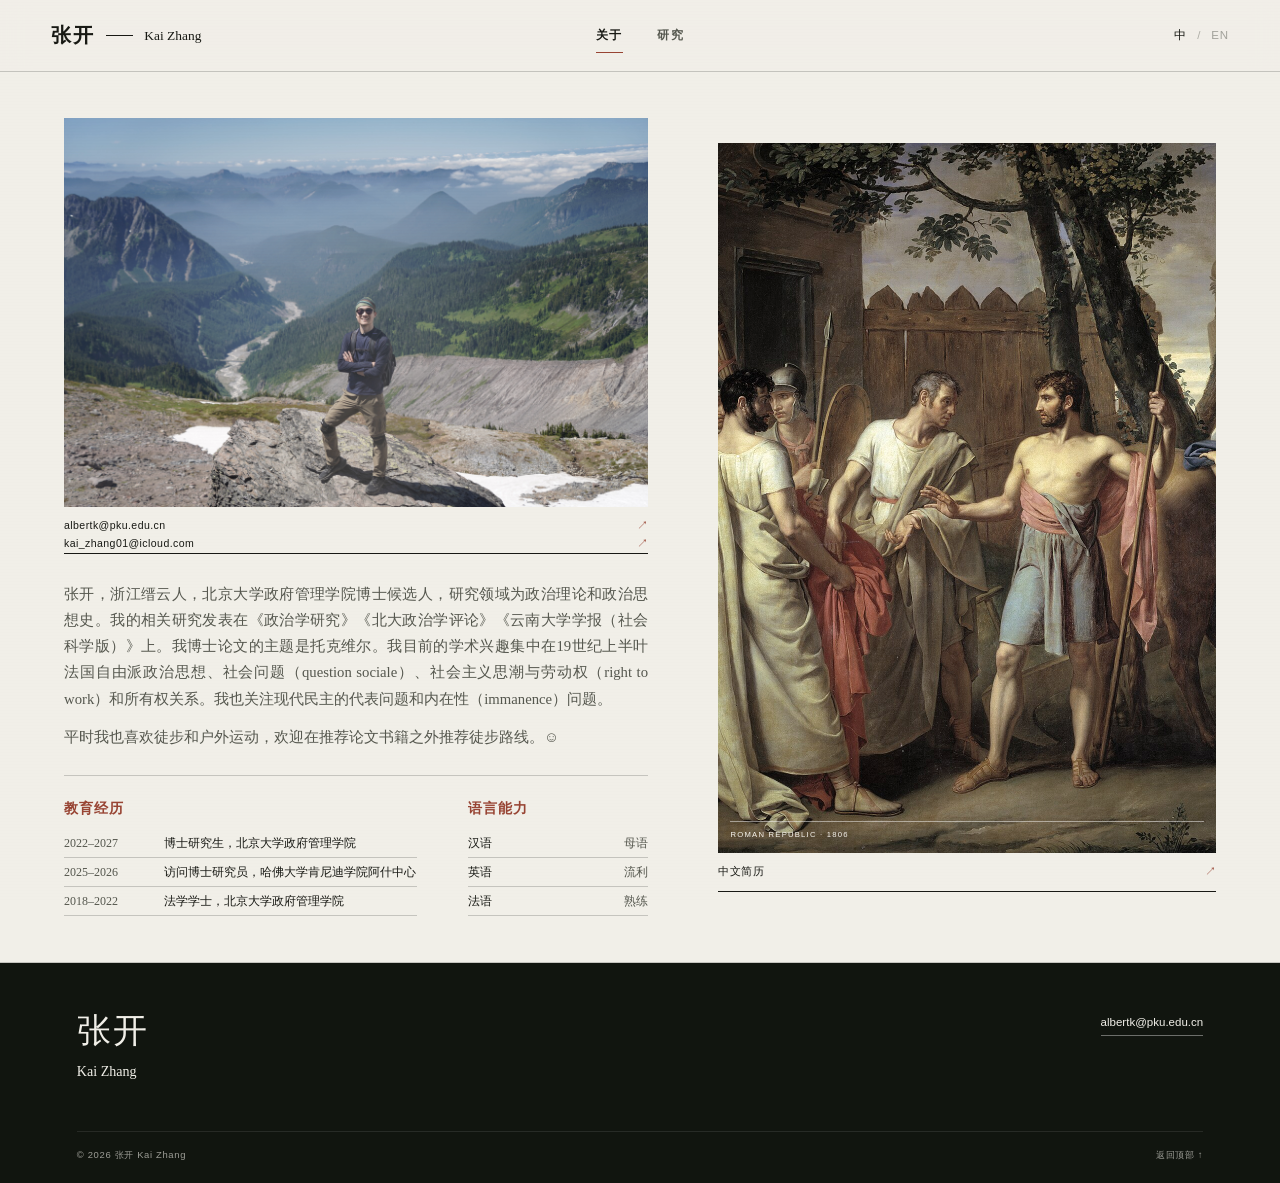
<file: index.html>
<!DOCTYPE html>
<html lang="zh-CN" data-language="zh">
<head>
  <meta charset="UTF-8" />
  <meta name="viewport" content="width=device-width, initial-scale=1.0" />

  <!-- 浏览器和 Google 搜索结果中的标题：请保持这一行 -->
  <title>张开 Kai Zhang</title>

  <!-- 可修改为你希望 Google 展示的网站简介 -->
  <meta
    name="description"
    content="张开，北京大学政府管理学院博士候选人，博士论文的主题是托克维尔。Kai Zhang, Ph.D. candidate at the School of Government, Peking University."
  />
  <meta name="author" content="张开 Kai Zhang" />
  <meta name="robots" content="index, follow" />
  <link rel="stylesheet" href="styles.css?v=20260908-1" />
</head>

<body>
  <a class="skip-link" href="#main">
    <span class="lang zh">跳至正文</span>
    <span class="lang en">Skip to main content</span>
  </a>

  <!-- 顶部导航：如果要增加页面，请在所有 HTML 文件中同步修改 -->
  <header class="site-header" id="top">
    <a class="wordmark" href="index.html" aria-label="Home">
      <span class="wordmark-cn">张开</span>
      <span class="wordmark-rule" aria-hidden="true"></span>
      <span class="wordmark-en">Kai Zhang</span>
    </a>

    <button class="menu-button" type="button" aria-expanded="false" aria-controls="main-navigation">
      <span class="lang zh">目录</span>
      <span class="lang en">Menu</span>
      <i aria-hidden="true"></i>
    </button>

    <nav class="main-nav" id="main-navigation" aria-label="Primary navigation">
      <a class="is-active" href="index.html">
        <span class="lang zh">关于</span><span class="lang en">About</span>
      </a>
      <a href="research.html">
        <span class="lang zh">研究</span><span class="lang en">Research</span>
      </a>
    </nav>

    <button class="language-button" type="button" aria-label="Switch language">
      <span class="language-choice is-current" data-choice="zh">中</span>
      <i aria-hidden="true">/</i>
      <span class="language-choice" data-choice="en">EN</span>
    </button>
  </header>

  <main id="main">
    <section class="home-page">
      <div class="home-about">

        <!-- 横向个人照片：使用网站根目录中的 3:2 portrait.jpg -->
        <figure class="home-portrait">
          <div class="home-image-frame portrait-image">
            <div class="portrait-placeholder" aria-hidden="true">
              <span>PHOTO</span>
              <small>FORTHCOMING</small>
            </div>
            <img
              src="portrait.jpg"
              alt="张开在山中 / Kai Zhang in the mountains"
              onerror="this.style.display='none'"
            />
          </div>
          <figcaption>
            <!-- 修改邮箱：同时修改 href 中 mailto: 后的地址和显示文字 -->
            <a href="mailto:albertk@pku.edu.cn">
              albertk@pku.edu.cn <span aria-hidden="true">↗</span>
              <a href="mailto:kai_zhang01@icloud.com">
              kai_zhang01@icloud.com <span aria-hidden="true">↗</span>
            </a>
          </figcaption>
        </figure>

        <!-- 个人介绍：中文和英文分别修改 -->
        <div class="home-about-copy">
          <div class="lang zh">
            <p>
              张开，浙江缙云人，北京大学政府管理学院博士候选人，研究领域为政治理论和政治思想史。我的相关研究发表在《政治学研究》《北大政治学评论》《云南大学学报（社会科学版）》上。我博士论文的主题是托克维尔。我目前的学术兴趣集中在19世纪上半叶法国自由派政治思想、社会问题（question sociale）、社会主义思潮与劳动权（right to work）和所有权关系。我也关注现代民主的代表问题和内在性（immanence）问题。
            </p>
            <p>
              平时我也喜欢徒步和户外运动，欢迎在推荐论文书籍之外推荐徒步路线。☺
            </p>
          </div>

          <div class="lang en">
            <p>
              Kai Zhang is a Ph.D. candidate at the School of Government, Peking University and was a visiting Ph.D. fellow at the Ash Center, Harvard Kennedy School. His research interests lie in political theory and the history of political thought. His doctoral dissertation examines Alexis de Tocqueville's political thought. He is also interested in  French liberal and socliasit thoughts as well as their engagement with the social question and debates over the right to work in the first half of the 19th century. His work also explores the problem of immanence in modern democracy. 
            </p>
            <p>
              Kai also enjoys hiking and outdoor sports.
            </p>
          </div>
        </div>

        <div class="home-details">
          <!-- 教育经历：复制一个 li 就能增加一项 -->
          <section>
            <h2><span class="lang zh">教育经历</span><span class="lang en">Education</span></h2>
            <ol class="compact-list">
              <li>
                <time>2022–2027</time>
                <p class="lang zh">博士研究生，北京大学政府管理学院</p>
                <p class="lang en">Ph.D. Student, School of Government, Peking University</p>
              </li>
              <li>
                <time>2025–2026</time>
                <p class="lang zh">访问博士研究员，哈佛大学肯尼迪学院阿什中心</p>
                <p class="lang en">Ph.D. Student Fellow, Ash Center, Harvard Kennedy School</p>
              </li>
              <li>
                <time>2018–2022</time>
                <p class="lang zh">法学学士，北京大学政府管理学院</p>
                <p class="lang en">B.A. in Politics and Public Administration, Peking University</p>
              </li>
            </ol>
          </section>

          <!-- 语言能力 -->
          <section>
            <h2><span class="lang zh">语言能力</span><span class="lang en">Languages</span></h2>
            <ul class="compact-language-list lang zh">
              <li><span>汉语</span><span class="language-level">母语</span></li>
              <li><span>英语</span><span class="language-level">流利</span></li>
              <li><span>法语</span><span class="language-level">熟练</span></li>
            </ul>
            <ul class="compact-language-list lang en">
              <li><span>Chinese</span><span class="language-level">Native</span></li>
              <li><span>English</span><span class="language-level">Fluent</span></li>
              <li><span>French</span><span class="language-level">Proficient</span></li>
            </ul>
          </section>
        </div>
      </div>

      <!-- 罗马油画：替换图片时保持文件名，或者修改下面的 src -->
      <figure class="home-roman">
        <div class="home-image-frame roman-image">
          <img
            src="images/cincinnatus-rome.jpg"
            alt="Cincinnatus Abandons the Plough to Dictate Laws to Rome"
          />
          <span class="image-label">ROMAN REPUBLIC · 1806</span>
        </div>
        <figcaption>
          <!-- 中文和英文页面分别链接各自的 CV -->
          <div class="lang zh">
            <a href="Kai-Zhang-CV-ZH.pdf" target="_blank" rel="noopener noreferrer">
              中文简历 <span aria-hidden="true">↗</span>
            </a>
          </div>
          <div class="lang en">
            <a href="CV%20Kai%20Zhang%20EN.pdf" target="_blank" rel="noopener noreferrer">
              Curriculum Vitae <span aria-hidden="true">↗</span>
            </a>
          </div>
        </figcaption>
      </figure>
    </section>
  </main>

  <footer class="site-footer">
    <div class="footer-identity">
      <span>张开</span>
      <p>Kai Zhang</p>
    </div>
    <a class="footer-email" href="mailto:albertk@pku.edu.cn">albertk@pku.edu.cn</a>
    <div class="footer-bottom">
      <p>© <span class="current-year"></span> 张开 Kai Zhang</p>
      <a href="#top"><span class="lang zh">返回顶部</span><span class="lang en">Back to top</span> ↑</a>
    </div>
  </footer>

  <script src="script.js?v=20260908-1"></script>
</body>
</html>
</file>
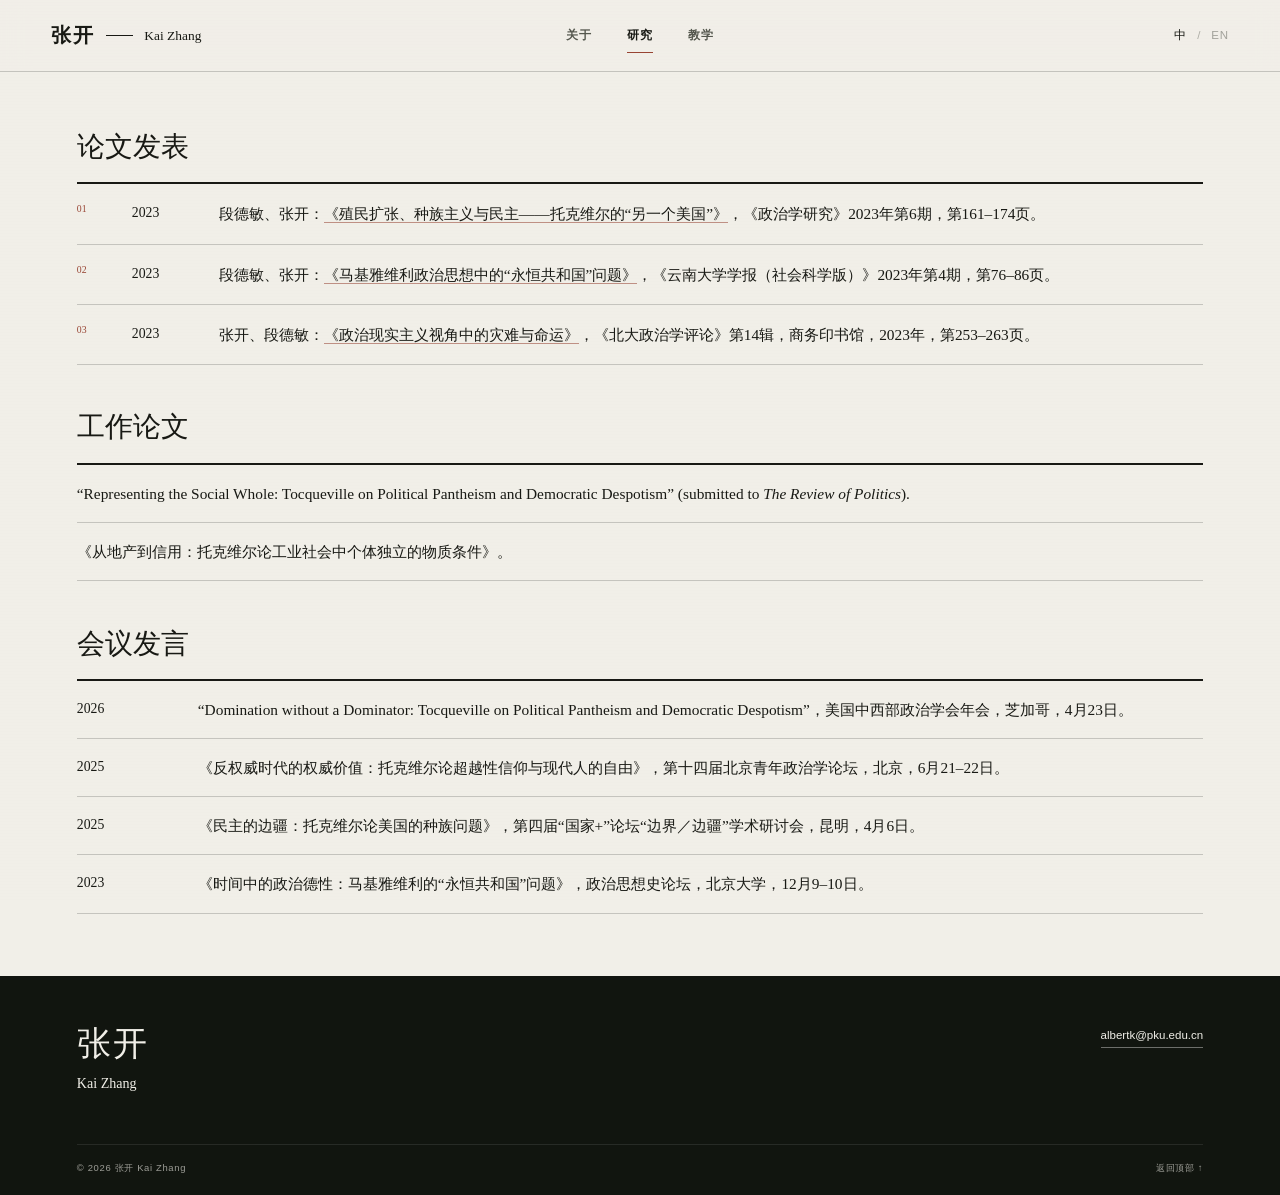
<file: research.html>
<!DOCTYPE html>
<html lang="zh-CN" data-language="zh">
<head>
  <meta charset="UTF-8" />
  <meta name="viewport" content="width=device-width, initial-scale=1.0" />
  <title>张开 Kai Zhang</title>
  <meta name="description" content="张开的论文发表与会议发言。Publications and conference presentations by Kai Zhang." />
  <meta name="author" content="张开 Kai Zhang" />
  <meta name="robots" content="index, follow" />
  <link rel="stylesheet" href="styles.css?v=20260908-1" />
</head>

<body>
  <a class="skip-link" href="#main">
    <span class="lang zh">跳至正文</span>
    <span class="lang en">Skip to main content</span>
  </a>

  <header class="site-header" id="top">
    <a class="wordmark" href="index.html" aria-label="Home">
      <span class="wordmark-cn">张开</span>
      <span class="wordmark-rule" aria-hidden="true"></span>
      <span class="wordmark-en">Kai Zhang</span>
    </a>

    <button class="menu-button" type="button" aria-expanded="false" aria-controls="main-navigation">
      <span class="lang zh">目录</span>
      <span class="lang en">Menu</span>
      <i aria-hidden="true"></i>
    </button>

    <nav class="main-nav" id="main-navigation" aria-label="Primary navigation">
      <a href="index.html"><span class="lang zh">关于</span><span class="lang en">About</span></a>
      <a class="is-active" href="research.html"><span class="lang zh">研究</span><span class="lang en">Research</span></a>
      <a href="teaching.html"><span class="lang zh">教学</span><span class="lang en">Teaching</span></a>
    </nav>

    <button class="language-button" type="button" aria-label="Switch language">
      <span class="language-choice is-current" data-choice="zh">中</span>
      <i aria-hidden="true">/</i>
      <span class="language-choice" data-choice="en">EN</span>
    </button>
  </header>

  <main id="main">
    <div class="content-page research-page">
      <section class="research-list-section">
        <header class="list-heading">
          <h2><span class="lang zh">论文发表</span><span class="lang en">Publications</span></h2>
        </header>

        <!-- 中文刊名按中文规范使用书名号、正体；英文刊名使用 cite，显示为斜体。 -->
        <ol class="publication-list">
          <li>
            <span class="entry-index">01</span>
            <time>2023</time>
            <p class="lang zh">
              段德敏、张开：<a href="tocqueville-another-america.pdf" target="_blank" rel="noopener noreferrer">《殖民扩张、种族主义与民主——托克维尔的“另一个美国”》</a>，<cite class="journal-title journal-title-zh">《政治学研究》</cite>2023年第6期，第161–174页。
            </p>
            <p class="lang en">
              Demin Duan and Kai Zhang, <a href="tocqueville-another-america.pdf" target="_blank" rel="noopener noreferrer">“Colonial Expansion, Racism, and Democracy: Tocqueville’s ‘Another America’”</a>, <cite class="journal-title">CASS Journal of Political Science</cite>, no. 6 (2023): 161–174.
            </p>
          </li>
          <li>
            <span class="entry-index">02</span>
            <time>2023</time>
            <p class="lang zh">
              段德敏、张开：<a href="machiavelli-perpetual-republic.pdf" target="_blank" rel="noopener noreferrer">《马基雅维利政治思想中的“永恒共和国”问题》</a>，<cite class="journal-title journal-title-zh">《云南大学学报（社会科学版）》</cite>2023年第4期，第76–86页。
            </p>
            <p class="lang en">
              Demin Duan and Kai Zhang, <a href="machiavelli-perpetual-republic.pdf" target="_blank" rel="noopener noreferrer">“The Problem of the ‘Perpetual Republic’ in Machiavelli’s Political Thought”</a>, <cite class="journal-title">Journal of Yunnan University (Social Sciences Edition)</cite>, no. 4 (2023): 76–86.
            </p>
          </li>
          <li>
            <span class="entry-index">03</span>
            <time>2023</time>
            <p class="lang zh">
              张开、段德敏：<a href="political-realism-disaster-fortune.pdf" target="_blank" rel="noopener noreferrer">《政治现实主义视角中的灾难与命运》</a>，<cite class="journal-title journal-title-zh">《北大政治学评论》</cite>第14辑，商务印书馆，2023年，第253–263页。
            </p>
            <p class="lang en">
              Kai Zhang and Demin Duan, <a href="political-realism-disaster-fortune.pdf" target="_blank" rel="noopener noreferrer">“Disaster and Fortune from the Perspective of Political Realism: On Allison McQueen’s Political Realism in Apocalyptic Times”</a>, <cite class="journal-title">Peking University Political Science Review</cite>, vol. 14 (2023): 253–263.
            </p>
          </li>
        </ol>
      </section>

      <section class="research-list-section">
        <header class="list-heading">
          <h2><span class="lang zh">工作论文</span><span class="lang en">Working Papers</span></h2>
        </header>

        <ol class="conference-list working-paper-list">
          <li>
            <p class="lang zh">“Representing the Social Whole: Tocqueville on Political Pantheism and Democratic Despotism” (submitted to <cite class="journal-title">The Review of Politics</cite>).</p>
            <p class="lang en">“Representing the Social Whole: Tocqueville on Political Pantheism and Democratic Despotism” (submitted to <cite class="journal-title">The Review of Politics</cite>).</p>
          </li>
          <li>
            <p class="lang zh">《从地产到信用：托克维尔论工业社会中个体独立的物质条件》。</p>
            <p class="lang en">“From Property to Credit: Tocqueville on the Material Conditions of Individual Independence.”</p>
          </li>
        </ol>
      </section>

      <section class="research-list-section">
        <header class="list-heading">
          <h2><span class="lang zh">会议发言</span><span class="lang en">Conference Presentations</span></h2>
        </header>

        <!-- 会议发言：复制一个 li 即可增加 -->
        <ol class="conference-list">
          <li>
            <time>2026</time>
            <p class="lang zh">“Domination without a Dominator: Tocqueville on Political Pantheism and Democratic Despotism”，美国中西部政治学会年会，芝加哥，4月23日。</p>
            <p class="lang en">“Domination without a Dominator: Tocqueville on Political Pantheism and Democratic Despotism,” Annual Conference of the Midwest Political Science Association, Chicago, April 23.</p>
          </li>
          <li>
            <time>2025</time>
            <p class="lang zh">《反权威时代的权威价值：托克维尔论超越性信仰与现代人的自由》，第十四届北京青年政治学论坛，北京，6月21–22日。</p>
            <p class="lang en">“The Value of Authority in an Anti-Authoritarian Age: Tocqueville on Transcendent Faith and the Freedom of Moderns,” 14th Beijing Youth Forum of Political Science, Beijing, June 21–22.</p>
          </li>
          <li>
            <time>2025</time>
            <p class="lang zh">《民主的边疆：托克维尔论美国的种族问题》，第四届“国家+”论坛“边界／边疆”学术研讨会，昆明，4月6日。</p>
            <p class="lang en">“The Frontier of Democracy: Tocqueville on the Problem of Race in America,” Fourth “State+” Forum on Boundary / Frontier, Kunming, April 6.</p>
          </li>
          <li>
            <time>2023</time>
            <p class="lang zh">《时间中的政治德性：马基雅维利的“永恒共和国”问题》，政治思想史论坛，北京大学，12月9–10日。</p>
            <p class="lang en">“Political Virtues in Time: Machiavelli on the ‘Perpetual Republic’,” Forum on the History of Political Thought, Peking University, December 9–10.</p>
          </li>
        </ol>
      </section>
    </div>
  </main>

  <footer class="site-footer">
    <div class="footer-identity"><span>张开</span><p>Kai Zhang</p></div>
    <a class="footer-email" href="mailto:albertk@pku.edu.cn">albertk@pku.edu.cn</a>
    <div class="footer-bottom">
      <p>© <span class="current-year"></span> 张开 Kai Zhang</p>
      <a href="#top"><span class="lang zh">返回顶部</span><span class="lang en">Back to top</span> ↑</a>
    </div>
  </footer>

  <script src="script.js?v=20260908-1"></script>
</body>
</html>
</file>
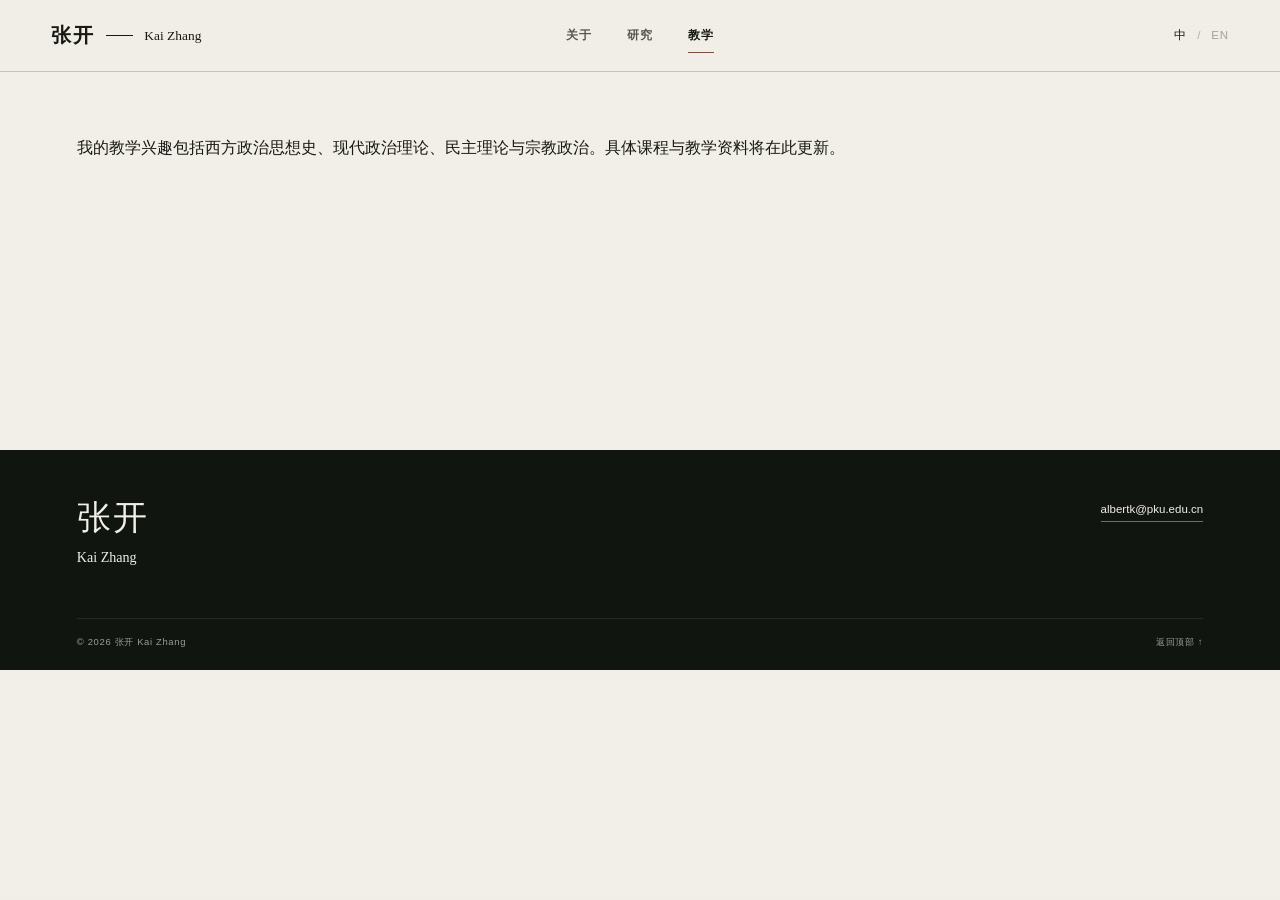
<file: teaching.html>
<!DOCTYPE html>
<html lang="zh-CN" data-language="zh">
<head>
  <meta charset="UTF-8" />
  <meta name="viewport" content="width=device-width, initial-scale=1.0" />
  <meta name="description" content="张开 Kai Zhang 的教学页面。" />

  <!-- 浏览器标签页和 Google 搜索结果标题：请保留这个顺序 -->
  <title>张开 Kai Zhang</title>

  <link rel="stylesheet" href="styles.css?v=20260908-1" />
</head>
<body>
  <a class="skip-link" href="#main">
    <span class="lang zh">跳至正文</span>
    <span class="lang en">Skip to main content</span>
  </a>

  <header class="site-header" id="top">
    <a class="wordmark" href="index.html" aria-label="Home">
      <span class="wordmark-cn">张开</span>
      <span class="wordmark-rule" aria-hidden="true"></span>
      <span class="wordmark-en">Kai Zhang</span>
    </a>

    <button class="menu-button" type="button" aria-expanded="false" aria-controls="main-navigation">
      <span class="lang zh">目录</span>
      <span class="lang en">Menu</span>
      <i aria-hidden="true"></i>
    </button>

    <nav class="main-nav" id="main-navigation" aria-label="Primary navigation">
      <a href="index.html">
        <span class="lang zh">关于</span><span class="lang en">About</span>
      </a>
      <a href="research.html">
        <span class="lang zh">研究</span><span class="lang en">Research</span>
      </a>
      <a class="is-active" href="teaching.html" aria-current="page">
        <span class="lang zh">教学</span><span class="lang en">Teaching</span>
      </a>
    </nav>

    <button class="language-button" type="button" aria-label="Switch language">
      <span class="language-choice is-current" data-choice="zh">中</span>
      <i aria-hidden="true">/</i>
      <span class="language-choice" data-choice="en">EN</span>
    </button>
  </header>

  <main id="main">
    <section class="content-page simple-page">
      <!--
        修改教学介绍：
        直接替换下面两个段落中的文字即可。
        第一个是中文版，第二个是英文版。
      -->
      <p class="simple-page-text lang zh">
        我的教学兴趣包括西方政治思想史、现代政治理论、民主理论与宗教政治。具体课程与教学资料将在此更新。
      </p>
      <p class="simple-page-text lang en">
        My teaching interests include the history of Western political thought, modern political theory,
        democratic theory, and politics and religion. Information about courses and teaching materials will
        be updated here.
      </p>
    </section>
  </main>

  <footer class="site-footer">
    <div class="footer-identity">
      <span>张开</span>
      <p>Kai Zhang</p>
    </div>
    <a class="footer-email" href="mailto:albertk@pku.edu.cn">albertk@pku.edu.cn</a>
    <div class="footer-bottom">
      <p>© <span class="current-year"></span> 张开 Kai Zhang</p>
      <a href="#top"><span class="lang zh">返回顶部</span><span class="lang en">Back to top</span> ↑</a>
    </div>
  </footer>

  <script src="script.js?v=20260908-1"></script>
</body>
</html>
</file>
<file: styles.css>
/*
张开 Kai Zhang 个人网站
=================

这是全站唯一的样式文件。通常你只需要修改 HTML 文字和图片。

如果要微调视觉，最常修改的是下方 :root 中的：
--paper      页面背景
--ink        正文颜色
--brick      强调色
--moss       内页标题背景
*/

:root {
  --paper: #f1efe8;
  --paper-deep: #e4dfd3;
  --paper-bright: #f8f6ef;
  --ink: #181914;
  --ink-soft: #55574e;
  --moss: #202821;
  --moss-deep: #11150f;
  --brick: #984433;
  --rule: rgba(24, 25, 20, 0.2);

  --serif: "Songti SC", "Noto Serif CJK SC", "Source Han Serif SC",
    "STSong", "SimSun", Georgia, serif;
  --sans: "PingFang SC", "Noto Sans CJK SC", "Source Han Sans SC",
    "Microsoft YaHei", Arial, sans-serif;
  --display: "Bodoni 72", Didot, "Times New Roman", var(--serif);
}

* {
  box-sizing: border-box;
}

html {
  scroll-behavior: smooth;
  scroll-padding-top: 72px;
}

body {
  margin: 0;
  color: var(--ink);
  background: var(--paper);
  font-family: var(--sans);
  font-size: 16px;
  line-height: 1.68;
  text-rendering: optimizeLegibility;
  -webkit-font-smoothing: antialiased;
}

/* 很轻的纸张纹理 */
body::before {
  position: fixed;
  inset: 0;
  z-index: 9999;
  pointer-events: none;
  content: "";
  opacity: 0.032;
  background-image: repeating-linear-gradient(
    0deg,
    rgba(0, 0, 0, 0.12) 0,
    rgba(0, 0, 0, 0.12) 1px,
    transparent 1px,
    transparent 3px
  );
  mix-blend-mode: multiply;
}

::selection {
  color: var(--paper-bright);
  background: var(--brick);
}

a {
  color: inherit;
  text-decoration: none;
}

button {
  color: inherit;
}

p,
h1,
h2,
h3,
figure {
  margin: 0;
}

ul,
ol {
  margin: 0;
  padding: 0;
  list-style: none;
}

img {
  display: block;
  max-width: 100%;
}

/*
中文默认显示。
script.js 会把 data-language 从 zh 改为 en。
*/
.lang.en {
  display: none;
}

html[data-language="en"] .lang.zh {
  display: none !important;
}

html[data-language="en"] .lang.en {
  display: revert;
}

.skip-link {
  position: fixed;
  top: 10px;
  left: 10px;
  z-index: 1000;
  padding: 7px 11px;
  color: var(--paper-bright);
  background: var(--ink);
  transform: translateY(-180%);
}

.skip-link:focus {
  transform: translateY(0);
}

/* ==========================================================
顶部导航
========================================================== */

.site-header {
  position: sticky;
  top: 0;
  z-index: 100;
  display: grid;
  grid-template-columns: minmax(230px, 1fr) auto minmax(95px, 1fr);
  align-items: center;
  min-height: 72px;
  padding: 0 clamp(24px, 4vw, 66px);
  border-bottom: 1px solid var(--rule);
  background: rgba(241, 239, 232, 0.94);
  backdrop-filter: blur(14px);
  -webkit-backdrop-filter: blur(14px);
}

.wordmark {
  display: flex;
  align-items: center;
  width: fit-content;
  line-height: 1;
}

.wordmark-cn {
  font-family: var(--serif);
  font-size: 1.28rem;
  font-weight: 700;
  letter-spacing: 0.1em;
}

.wordmark-rule {
  width: 27px;
  height: 1px;
  margin: 0 11px;
  background: var(--ink);
}

.wordmark-en {
  font-family: var(--display);
  font-size: 0.84rem;
  font-style: normal;
}

.main-nav {
  display: flex;
  gap: clamp(22px, 2.7vw, 42px);
}

.main-nav a {
  position: relative;
  padding: 8px 0;
  color: var(--ink-soft);
  font-size: 0.78rem;
  font-weight: 600;
  letter-spacing: 0.1em;
  white-space: nowrap;
}

.main-nav a::after {
  position: absolute;
  right: 0;
  bottom: 1px;
  left: 0;
  height: 1px;
  content: "";
  background: var(--brick);
  transform: scaleX(0);
  transform-origin: right;
  transition: transform 220ms ease;
}

.main-nav a:hover,
.main-nav a:focus-visible,
.main-nav a.is-active {
  color: var(--ink);
}

.main-nav a:hover::after,
.main-nav a:focus-visible::after,
.main-nav a.is-active::after {
  transform: scaleX(1);
  transform-origin: left;
}

.language-button {
  justify-self: end;
  padding: 8px 0;
  border: 0;
  background: transparent;
  cursor: pointer;
  font-family: var(--sans);
  font-size: 0.72rem;
  letter-spacing: 0.07em;
}

.language-button span {
  opacity: 0.36;
}

.language-button i {
  padding: 0 6px;
  font-style: normal;
  opacity: 0.3;
}

html[data-language="zh"] .language-choice[data-choice="zh"],
html[data-language="en"] .language-choice[data-choice="en"] {
  opacity: 1;
}

.menu-button {
  display: none;
}

/* ==========================================================
首页
========================================================== */

.home-page {
  display: grid;
  grid-template-columns: minmax(570px, 1.08fr) minmax(440px, 0.92fr);
  gap: clamp(46px, 5.5vw, 88px);
  min-height: calc(100svh - 72px);
  padding: clamp(30px, 3.6vw, 52px) clamp(28px, 5vw, 78px);
  border-bottom: 1px solid var(--rule);
}

.home-about {
  align-self: center;
}

.home-portrait {
  width: min(100%, 680px);
  margin-bottom: 27px;
}

.home-portrait .home-image-frame {
  aspect-ratio: 3 / 2;
}

.home-image-frame {
  position: relative;
  overflow: hidden;
  background: var(--moss);
}

.home-image-frame > img,
.portrait-placeholder {
  width: 100%;
  height: 100%;
}

.home-image-frame > img {
  position: relative;
  z-index: 2;
  object-fit: cover;
  filter: saturate(0.76) contrast(1.02);
  transition: filter 350ms ease, transform 650ms ease;
}

.home-image-frame:hover > img {
  filter: saturate(0.92) contrast(1.01);
  transform: scale(1.02);
}

.portrait-image > img {
  position: absolute;
  inset: 0;
  object-position: center;
}

/* 未放入个人照片时显示的占位框 */
.portrait-placeholder {
  display: flex;
  flex-direction: column;
  align-items: center;
  justify-content: center;
  color: var(--paper);
  background:
    radial-gradient(circle at 60% 28%, rgba(255, 255, 255, 0.08), transparent 22%),
    linear-gradient(150deg, #34453b, #111813);
}

.portrait-placeholder::before {
  position: absolute;
  inset: 14px;
  border: 1px solid rgba(255, 255, 255, 0.2);
  content: "";
}

.portrait-placeholder span {
  font-family: var(--display);
  font-size: 1rem;
  font-style: normal;
  letter-spacing: 0.18em;
}

.portrait-placeholder small {
  margin-top: 8px;
  font-size: 0.5rem;
  letter-spacing: 0.25em;
  opacity: 0.55;
}

.home-about-copy {
  max-width: 950px;
}

.home-about-copy p {
  color: var(--ink-soft);
  font-family: var(--serif);
  font-size: clamp(0.92rem, 1.05vw, 1.02rem);
  line-height: 1.78;
  text-align: justify;
}

.home-about-copy p + p {
  margin-top: 12px;
}

.home-details {
  display: grid;
  grid-template-columns: minmax(0, 1.45fr) minmax(180px, 0.55fr);
  gap: clamp(32px, 4vw, 65px);
  margin-top: 25px;
  padding-top: 20px;
  border-top: 1px solid var(--rule);
}

.home-details h2 {
  margin-bottom: 9px;
  color: var(--brick);
  font-family: var(--serif);
  font-size: 0.9rem;
  font-weight: 600;
  letter-spacing: 0.06em;
}

.compact-list li {
  display: grid;
  grid-template-columns: 88px 1fr;
  gap: 12px;
  padding: 5px 0;
  border-bottom: 1px solid var(--rule);
  font-size: 0.75rem;
  line-height: 1.5;
}

.compact-list time,
.language-level {
  color: var(--ink-soft);
  font-family: var(--display);
  font-style: normal;
}

.compact-language-list li {
  display: flex;
  justify-content: space-between;
  gap: 18px;
  padding: 5px 0;
  border-bottom: 1px solid var(--rule);
  font-size: 0.75rem;
  line-height: 1.5;
}

.home-roman {
  align-self: center;
}

.home-roman .home-image-frame {
  height: min(710px, calc(100svh - 138px));
  min-height: 540px;
}

.roman-image > img {
  object-position: 59% center;
}

.image-label {
  position: absolute;
  right: 12px;
  bottom: 11px;
  left: 12px;
  z-index: 3;
  padding-top: 7px;
  border-top: 1px solid rgba(255, 255, 255, 0.48);
  color: var(--paper-bright);
  font-size: 0.48rem;
  letter-spacing: 0.16em;
}

.home-portrait figcaption,
.home-roman figcaption {
  min-height: 39px;
  padding-top: 10px;
  border-bottom: 1px solid var(--ink);
  font-size: 0.66rem;
  letter-spacing: 0.04em;
}

.home-portrait figcaption a,
.home-roman figcaption a,
.pending-link {
  display: flex;
  align-items: center;
  justify-content: space-between;
  gap: 10px;
}

.home-portrait figcaption a span,
.home-roman figcaption a span {
  color: var(--brick);
}

.pending-link {
  color: var(--ink-soft);
}

/* 内页直接进入正文，避免重复标题占据首屏。 */
.content-page {
  padding: clamp(40px, 5vw, 62px) clamp(28px, 6vw, 94px);
}

/* ==========================================================
研究
========================================================== */

.research-page {
  padding-top: clamp(36px, 4vw, 52px);
}

.research-list-section {
  max-width: 1320px;
  margin-left: auto;
}

.research-list-section + .research-list-section {
  margin-top: clamp(28px, 3vw, 40px);
}

.list-heading {
  display: flex;
  align-items: baseline;
  justify-content: space-between;
  padding-bottom: 12px;
  border-bottom: 2px solid var(--ink);
}

.list-heading h2 {
  font-family: var(--serif);
  font-size: clamp(1.45rem, 2.2vw, 2.25rem);
  font-weight: 400;
  font-style: normal;
}

.publication-list li {
  display: grid;
  grid-template-columns: 40px 72px 1fr;
  gap: 15px;
  align-items: start;
  padding: 17px 0;
  border-bottom: 1px solid var(--rule);
}

.entry-index {
  color: var(--brick);
  font-family: var(--display);
  font-size: 0.61rem;
}

.publication-list time,
.conference-list time {
  font-family: var(--display);
  font-size: 0.86rem;
  font-style: normal;
}

.publication-list p,
.conference-list p {
  min-width: 0;
  max-width: 1080px;
  font-family: var(--serif);
  font-size: 0.96rem;
  line-height: 1.64;
  font-style: normal;
  overflow-wrap: break-word;
}

/*
研究页面的引用规范：
作者、年份、论文题目、工作论文与会议名称均为正体；
只有 .journal-title 标记的英文刊物名称使用斜体。
中文刊名依照中文规范使用书名号并保持正体。
*/
.journal-title {
  font-style: italic;
}

.journal-title-zh {
  font-style: normal;
}

.publication-list a {
  border-bottom: 1px solid rgba(152, 68, 51, 0.55);
  transition: color 180ms ease, border-color 180ms ease;
}

.publication-list a:hover,
.publication-list a:focus-visible {
  color: var(--brick);
  border-color: var(--brick);
}

.conference-list li {
  display: grid;
  grid-template-columns: 95px minmax(0, 1fr);
  gap: 26px;
  padding: 16px 0;
  border-bottom: 1px solid var(--rule);
}

.conference-list.working-paper-list > li {
  grid-template-columns: minmax(0, 1fr);
  gap: 0;
}

/* ==========================================================
教学
========================================================== */

.simple-page {
  min-height: 42vh;
}

.simple-page > p {
  max-width: 980px;
  font-family: var(--serif);
  font-size: 1.02rem;
  line-height: 1.75;
}

/* ==========================================================
页脚
========================================================== */

.site-footer {
  display: grid;
  grid-template-columns: 1fr auto;
  gap: 32px;
  padding: 40px clamp(28px, 6vw, 94px) 20px;
  color: var(--paper);
  background: var(--moss-deep);
}

.footer-identity > span {
  font-family: var(--serif);
  font-size: 2.1rem;
  letter-spacing: 0.07em;
}

.footer-identity p {
  font-family: var(--display);
  font-size: 0.88rem;
  font-style: normal;
}

.footer-email {
  align-self: start;
  margin-top: 10px;
  padding-bottom: 2px;
  border-bottom: 1px solid rgba(255, 255, 255, 0.38);
  font-size: 0.72rem;
}

.footer-bottom {
  display: flex;
  grid-column: 1 / -1;
  align-items: center;
  justify-content: space-between;
  margin-top: 16px;
  padding-top: 15px;
  border-top: 1px solid rgba(255, 255, 255, 0.15);
  font-size: 0.59rem;
  letter-spacing: 0.07em;
  opacity: 0.62;
}

/*
英文统一字号与行距，避免局部忽大忽小。
*/
html[data-language="en"] .home-about-copy p,
html[data-language="en"] .publication-list p,
html[data-language="en"] .conference-list p,
html[data-language="en"] .simple-page > p {
  font-size: 0.96rem;
  line-height: 1.68;
}

a:focus-visible,
button:focus-visible {
  outline: 2px solid var(--brick);
  outline-offset: 4px;
}

/* ==========================================================
平板
========================================================== */

@media (max-width: 1120px) {
  .site-header {
    grid-template-columns: minmax(0, 1fr) auto auto;
    column-gap: clamp(12px, 2vw, 24px);
  }

  .main-nav {
    position: absolute;
    top: 71px;
    right: 0;
    left: 0;
    display: none;
    flex-direction: column;
    gap: 0;
    padding: 14px clamp(24px, 4vw, 66px) 23px;
    border-bottom: 1px solid var(--rule);
    background: var(--paper);
  }

  .main-nav.is-open {
    display: flex;
  }

  .main-nav a {
    padding: 12px 0;
    border-bottom: 1px solid var(--rule);
  }

  .menu-button {
    display: flex;
    align-items: center;
    gap: 11px;
    grid-column: 3;
    grid-row: 1;
    justify-self: end;
    padding: 8px 0;
    border: 0;
    background: transparent;
    cursor: pointer;
    font-family: var(--sans);
    font-size: 0.68rem;
    letter-spacing: 0.12em;
  }

  .menu-button i {
    width: 17px;
    height: 8px;
    border-top: 1px solid currentColor;
    border-bottom: 1px solid currentColor;
  }

  .language-button {
    position: static;
    right: auto;
    grid-column: 2;
    grid-row: 1;
  }

  .home-page {
    grid-template-columns: minmax(0, 1.06fr) minmax(365px, 0.94fr);
    gap: 38px;
    padding-right: 32px;
    padding-left: 32px;
  }

  .home-details {
    grid-template-columns: 1fr;
    gap: 20px;
  }

}

@media (max-width: 860px) {
  .home-page {
    grid-template-columns: 1fr;
    gap: 44px;
    padding: 52px 28px 62px;
  }

  .home-details {
    grid-template-columns: 1.35fr 0.65fr;
  }

  .home-roman {
    width: min(100%, 680px);
  }

  .home-roman .home-image-frame {
    height: auto;
    min-height: 0;
    aspect-ratio: 4 / 3;
  }

  .home-roman .roman-image > img {
    object-position: center;
  }
}

/* ==========================================================
手机
========================================================== */

@media (max-width: 620px) {
  html {
    scroll-padding-top: 64px;
  }

  body {
    font-size: 15px;
  }

  .site-header {
    min-height: 64px;
    padding: 0 19px;
  }

  .wordmark-cn {
    font-size: 1.18rem;
  }

  .wordmark-rule {
    width: 16px;
    margin: 0 8px;
  }

  .wordmark-en {
    font-size: 0.71rem;
  }

  .main-nav {
    top: 63px;
    padding-right: 19px;
    padding-left: 19px;
  }

  .menu-button span {
    display: none;
  }

  .language-button {
    position: static;
    right: auto;
  }

  .home-page {
    gap: 38px;
    min-height: 0;
    padding: 42px 20px 52px;
  }

  .home-about-copy p,
  html[data-language="en"] .home-about-copy p {
    font-size: 0.94rem;
    line-height: 1.72;
    text-align: left;
  }

  .home-details {
    grid-template-columns: 1fr;
    gap: 22px;
  }

  .compact-list li {
    grid-template-columns: 78px 1fr;
  }

  .home-portrait {
    width: 100%;
    margin-bottom: 25px;
  }

  .home-portrait figcaption,
  .home-roman figcaption {
    overflow-wrap: anywhere;
    font-size: 0.59rem;
  }

  .image-label {
    font-size: 0.4rem;
    letter-spacing: 0.1em;
  }

  .content-page {
    padding: 36px 20px 48px;
  }

  .research-list-section + .research-list-section {
    margin-top: 30px;
  }

  .publication-list li {
    grid-template-columns: 31px 1fr;
    gap: 6px 12px;
    padding: 17px 0;
  }

  .publication-list time {
    grid-column: 2;
    grid-row: 1;
  }

  .publication-list p {
    grid-column: 1 / -1;
    margin-top: 5px;
  }

  .conference-list li {
    grid-template-columns: 62px minmax(0, 1fr);
    gap: 15px;
  }

  /*
  工作论文没有年份列。这里必须覆盖上方的会议列表双栏规则，
  否则正文会被自动放进 62px 的第一列，造成几乎逐词换行。
  */
  .conference-list.working-paper-list > li {
    grid-template-columns: minmax(0, 1fr);
    gap: 0;
  }

  .site-footer {
    grid-template-columns: 1fr;
    gap: 20px;
    padding: 36px 20px 19px;
  }

  .footer-email {
    justify-self: start;
    margin-top: 0;
  }

  .footer-bottom {
    grid-column: 1;
  }
}

@media (prefers-reduced-motion: reduce) {
  html {
    scroll-behavior: auto;
  }

  *,
  *::before,
  *::after {
    animation-duration: 0.01ms !important;
    animation-iteration-count: 1 !important;
    transition-duration: 0.01ms !important;
  }
}
</file>
